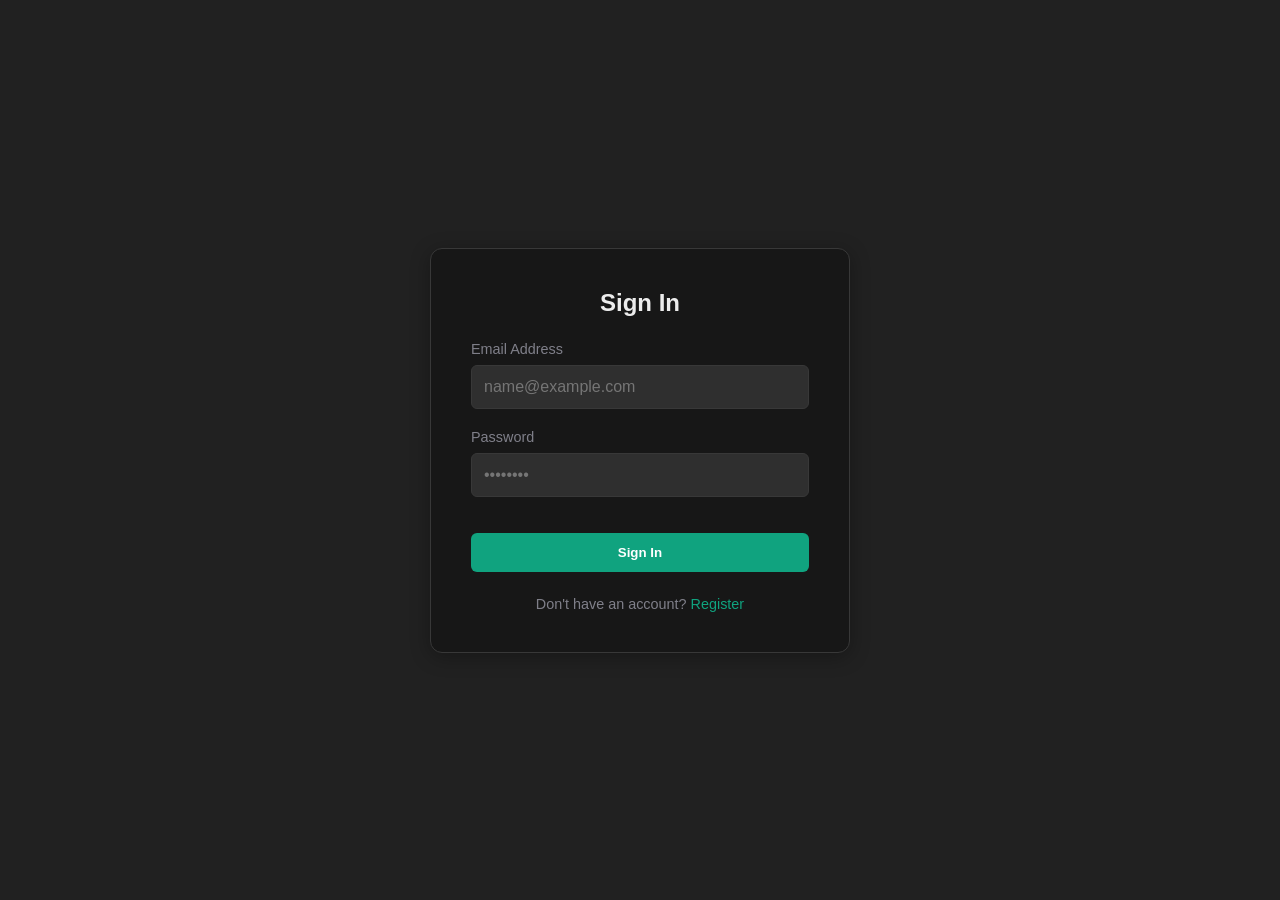
<file: frontend/login.html>
<!DOCTYPE html>
<html lang="en" data-theme="dark">
<head>
    <meta charset="UTF-8">
    <meta name="viewport" content="width=device-width, initial-scale=1.0">
    <title>Login - Legal AI Assistant</title>
    <link rel="stylesheet" href="./css/themes.css">
    <link rel="stylesheet" href="./css/main.css">
    <style>
        .auth-container {
            display: flex;
            justify-content: center;
            align-items: center;
            height: 100vh;
            width: 100vw;
            background-color: var(--bg-main);
        }
        .auth-card {
            background-color: var(--bg-sidebar);
            border: 1px solid var(--border-color);
            padding: 2.5rem;
            border-radius: 12px;
            width: 100%;
            max-width: 420px;
            box-shadow: 0 4px 20px rgba(0,0,0,0.3);
        }
        .auth-card h2 {
            margin-bottom: 1.5rem;
            color: var(--text-primary);
            text-align: center;
            font-size: 1.5rem;
        }
        .form-group {
            margin-bottom: 1.25rem;
            display: flex;
            flex-direction: column;
        }
        .form-group label {
            margin-bottom: 0.5rem;
            font-size: 0.9rem;
            color: var(--text-secondary);
        }
        .form-group input {
            background-color: var(--bg-input);
            border: 1px solid var(--border-color);
            padding: 0.75rem;
            border-radius: 6px;
            color: var(--text-primary);
            font-size: 1rem;
            outline: none;
        }
        .form-group input:focus {
            border-color: var(--accent-color);
        }
        .error-msg {
            color: #ef4444;
            font-size: 0.85rem;
            margin-top: 0.5rem;
            display: none;
        }
        .success-msg {
            color: #10a37f;
            font-size: 0.85rem;
            margin-top: 0.5rem;
            display: none;
        }
        .auth-footer {
            margin-top: 1.5rem;
            text-align: center;
            font-size: 0.9rem;
            color: var(--text-secondary);
        }
        .auth-footer a {
            color: var(--accent-color);
            text-decoration: none;
        }
        .auth-footer a:hover {
            text-decoration: underline;
        }
    </style>
</head>
<body>
    <div class="auth-container">
        <div class="auth-card">
            <h2>Sign In</h2>
            <form id="login-form">
                <div class="form-group">
                    <label for="email">Email Address</label>
                    <input type="email" id="email" required placeholder="name@example.com">
                </div>
                <div class="form-group">
                    <label for="password">Password</label>
                    <input type="password" id="password" required placeholder="••••••••">
                </div>
                <div id="error-alert" class="error-msg"></div>
                <div id="success-alert" class="success-msg"></div>
                <button type="submit" class="btn-primary" style="margin-top: 1rem;">Sign In</button>
            </form>
            <div class="auth-footer">
                Don't have an account? <a href="register.html">Register</a>
            </div>
        </div>
    </div>
    <script type="module">
        import { API_BASE } from './js/config.js';

        const form = document.getElementById('login-form');
        const errorAlert = document.getElementById('error-alert');
        const successAlert = document.getElementById('success-alert');

        form.addEventListener('submit', async (e) => {
            e.preventDefault();
            errorAlert.style.display = 'none';
            successAlert.style.display = 'none';

            const email = document.getElementById('email').value.trim();
            const password = document.getElementById('password').value;

            try {
                const response = await fetch(`${API_BASE}/api/v1/auth/login`, {
                    method: 'POST',
                    headers: { 'Content-Type': 'application/json' },
                    body: JSON.stringify({ email, password })
                });

                const data = await response.json();

                if (!response.ok) {
                    throw new Error(data.detail || 'Invalid email or password.');
                }

                // The server has set HttpOnly session cookies; nothing is stored here.
                successAlert.textContent = 'Login successful! Redirecting...';
                successAlert.style.display = 'block';
                setTimeout(() => {
                    window.location.href = 'chat.html';
                }, 1000);
            } catch (err) {
                errorAlert.textContent = err.message;
                errorAlert.style.display = 'block';
            }
        });
    </script>
</body>
</html>
</file>
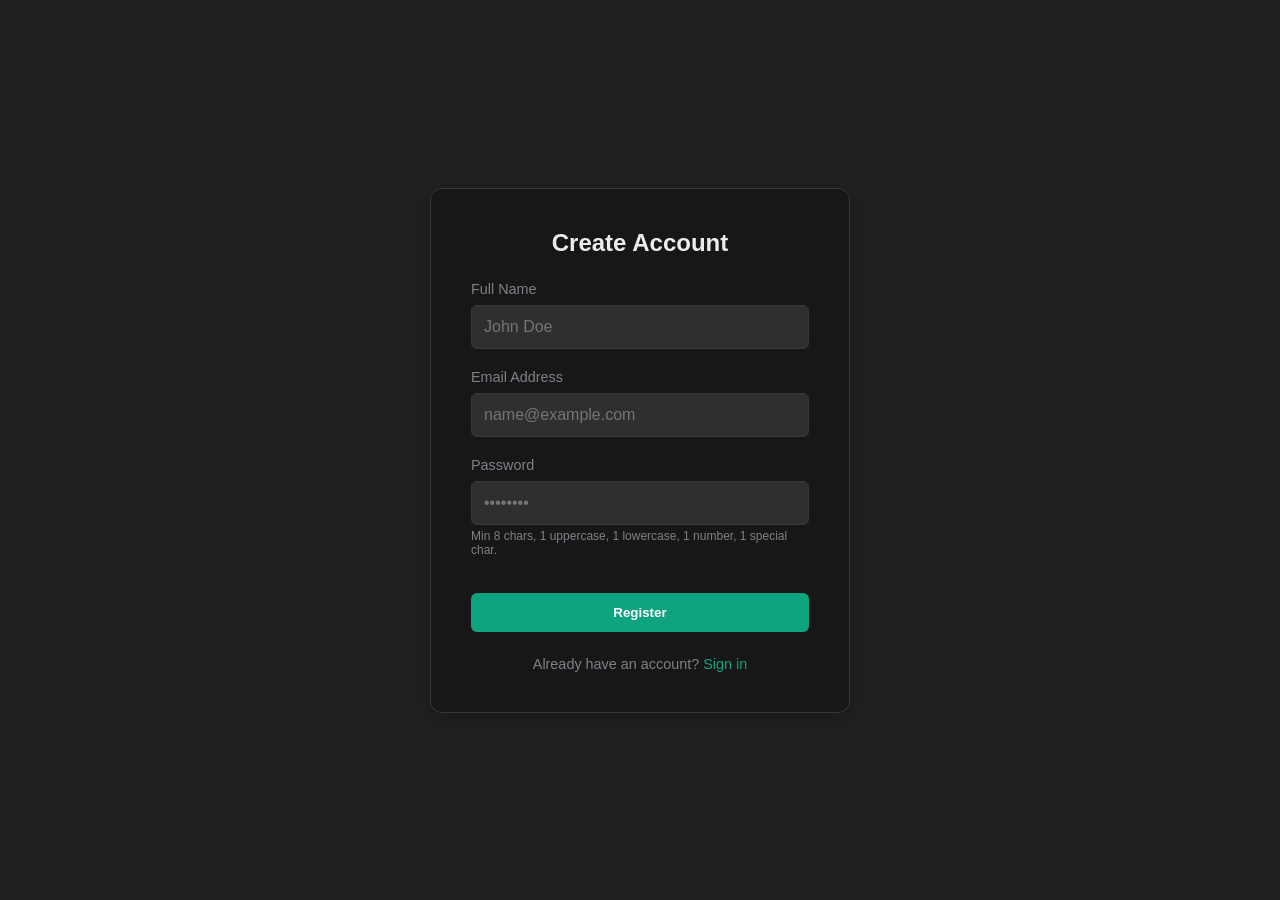
<file: frontend/register.html>
<!DOCTYPE html>
<html lang="en" data-theme="dark">
<head>
    <meta charset="UTF-8">
    <meta name="viewport" content="width=device-width, initial-scale=1.0">
    <title>Register - Legal AI Assistant</title>
    <link rel="stylesheet" href="./css/themes.css">
    <link rel="stylesheet" href="./css/main.css">
    <style>
        .auth-container {
            display: flex;
            justify-content: center;
            align-items: center;
            height: 100vh;
            width: 100vw;
            background-color: var(--bg-main);
        }
        .auth-card {
            background-color: var(--bg-sidebar);
            border: 1px solid var(--border-color);
            padding: 2.5rem;
            border-radius: 12px;
            width: 100%;
            max-width: 420px;
            box-shadow: 0 4px 20px rgba(0,0,0,0.3);
        }
        .auth-card h2 {
            margin-bottom: 1.5rem;
            color: var(--text-primary);
            text-align: center;
            font-size: 1.5rem;
        }
        .form-group {
            margin-bottom: 1.25rem;
            display: flex;
            flex-direction: column;
        }
        .form-group label {
            margin-bottom: 0.5rem;
            font-size: 0.9rem;
            color: var(--text-secondary);
        }
        .form-group input {
            background-color: var(--bg-input);
            border: 1px solid var(--border-color);
            padding: 0.75rem;
            border-radius: 6px;
            color: var(--text-primary);
            font-size: 1rem;
            outline: none;
        }
        .form-group input:focus {
            border-color: var(--accent-color);
        }
        .error-msg {
            color: #ef4444;
            font-size: 0.85rem;
            margin-top: 0.5rem;
            display: none;
        }
        .success-msg {
            color: #10a37f;
            font-size: 0.85rem;
            margin-top: 0.5rem;
            display: none;
        }
        .auth-footer {
            margin-top: 1.5rem;
            text-align: center;
            font-size: 0.9rem;
            color: var(--text-secondary);
        }
        .auth-footer a {
            color: var(--accent-color);
            text-decoration: none;
        }
        .auth-footer a:hover {
            text-decoration: underline;
        }
    </style>
</head>
<body>
    <div class="auth-container">
        <div class="auth-card">
            <h2>Create Account</h2>
            <form id="register-form">
                <div class="form-group">
                    <label for="full_name">Full Name</label>
                    <input type="text" id="full_name" required placeholder="John Doe">
                </div>
                <div class="form-group">
                    <label for="email">Email Address</label>
                    <input type="email" id="email" required placeholder="name@example.com">
                </div>
                <div class="form-group">
                    <label for="password">Password</label>
                    <input type="password" id="password" required placeholder="••••••••">
                    <small style="color: var(--text-secondary); font-size: 0.75rem; margin-top: 4px;">Min 8 chars, 1 uppercase, 1 lowercase, 1 number, 1 special char.</small>
                </div>
                <div id="error-alert" class="error-msg"></div>
                <div id="success-alert" class="success-msg"></div>
                <button type="submit" class="btn-primary" style="margin-top: 1rem;">Register</button>
            </form>
            <div class="auth-footer">
                Already have an account? <a href="login.html">Sign in</a>
            </div>
        </div>
    </div>
    <script type="module">
        import { API_BASE } from './js/config.js';

        const form = document.getElementById('register-form');
        const errorAlert = document.getElementById('error-alert');
        const successAlert = document.getElementById('success-alert');

        form.addEventListener('submit', async (e) => {
            e.preventDefault();
            errorAlert.style.display = 'none';
            successAlert.style.display = 'none';

            const full_name = document.getElementById('full_name').value.trim();
            const email = document.getElementById('email').value.trim();
            const password = document.getElementById('password').value;

            try {
                const response = await fetch(`${API_BASE}/api/v1/auth/register`, {
                    method: 'POST',
                    headers: { 'Content-Type': 'application/json' },
                    body: JSON.stringify({ full_name, email, password })
                });

                const data = await response.json();

                if (!response.ok) {
                    let message = 'Registration failed.';
                    if (Array.isArray(data.detail)) {
                        message = data.detail.map(err => err.msg).join(' | ');
                    } else if (typeof data.detail === 'string') {
                        message = data.detail;
                    }
                    throw new Error(message);
                }

                successAlert.textContent = 'Registration successful! Redirecting to login...';
                successAlert.style.display = 'block';
                setTimeout(() => {
                    window.location.href = 'login.html';
                }, 1500);
            } catch (err) {
                errorAlert.textContent = err.message;
                errorAlert.style.display = 'block';
            }
        });
    </script>
</body>
</html>
</file>
<file: frontend/css/themes.css>
:root[data-theme="dark"] {
    --bg-sidebar: #171717;
    --bg-main: #212121;
    --bg-input: #2f2f2f;
    --text-primary: #ececec;
    --text-secondary: #8e8e9ae0;
    --border-color: #383838;
    --accent-color: #10a37f;
    --accent-hover: #1a7f64;
    --message-assistant: #2f2f2f;
    --message-user: #171717;
}

:root[data-theme="light"] {
    --bg-sidebar: #f9f9f9;
    --bg-main: #ffffff;
    --bg-input: #f4f4f4;
    --text-primary: #0f0f0f;
    --text-secondary: #606060;
    --border-color: #e0e0e0;
    --accent-color: #10a37f;
    --accent-hover: #1a7f64;
    --message-assistant: #f4f4f4;
    --message-user: #ffffff;
}
</file>
<file: frontend/css/main.css>
* {
    box-sizing: border-box;
    margin: 0;
    padding: 0;
    font-family: -apple-system, BlinkMacSystemFont, "Segoe UI", Roboto, Helvetica, Arial, sans-serif;
}

body, html {
    width: 100%;
    height: 100%;
    overflow: hidden;
    background-color: var(--bg-main);
    color: var(--text-primary);
}

.app-container {
    display: flex;
    width: 100vw;
    height: 100vh;
}

.sidebar {
    width: 280px;
    background-color: var(--bg-sidebar);
    border-right: 1px solid var(--border-color);
    display: flex;
    flex-direction: column;
    justify-content: space-between;
    padding: 1rem;
    overflow-y: auto;
}

.sidebar-header h2 {
    font-size: 1.2rem;
    margin-bottom: 1rem;
}

.sidebar-section-title {
    font-size: 0.75rem;
    text-transform: uppercase;
    letter-spacing: 0.05em;
    color: var(--text-secondary);
    margin-bottom: 0.5rem;
    margin-top: 0.5rem;
}

.btn-primary {
    width: 100%;
    padding: 0.75rem;
    background-color: var(--accent-color);
    color: white;
    border: none;
    border-radius: 6px;
    cursor: pointer;
    font-weight: 600;
}

.btn-primary:hover {
    background-color: var(--accent-hover);
}

.sidebar-history {
    max-height: 180px;
    overflow-y: auto;
}

.document-list {
    max-height: 150px;
    overflow-y: auto;
    margin-top: 0.5rem;
    display: flex;
    flex-direction: column;
    gap: 4px;
}

.document-item {
    display: flex;
    justify-content: space-between;
    align-items: center;
    padding: 0.4rem 0.6rem;
    background-color: var(--bg-input);
    border-radius: 4px;
    font-size: 0.8rem;
    color: var(--text-primary);
}

.document-item span {
    white-space: nowrap;
    overflow: hidden;
    text-overflow: ellipsis;
    max-width: 160px;
}

.doc-delete-btn {
    background: transparent;
    border: none;
    color: var(--text-secondary);
    cursor: pointer;
    font-size: 0.9rem;
}

.doc-delete-btn:hover {
    color: #ef4444;
}

.history-item {
    padding: 0.6rem;
    border-radius: 6px;
    cursor: pointer;
    color: var(--text-secondary);
    font-size: 0.85rem;
    white-space: nowrap;
    overflow: hidden;
    text-overflow: ellipsis;
}

.history-item:hover, .history-item.active {
    background-color: var(--border-color);
    color: var(--text-primary);
}

.sidebar-footer {
    border-top: 1px solid var(--border-color);
    padding-top: 1rem;
    margin-top: 1rem;
}

.btn-secondary {
    width: 100%;
    padding: 0.5rem;
    background: transparent;
    color: var(--text-primary);
    border: 1px solid var(--border-color);
    border-radius: 6px;
    cursor: pointer;
    font-size: 0.85rem;
}

.btn-secondary:hover {
    background-color: var(--border-color);
}

.main-content {
    flex: 1;
    display: flex;
    flex-direction: column;
    height: 100vh;
    background-color: var(--bg-main);
}

.top-nav {
    height: 60px;
    border-bottom: 1px solid var(--border-color);
    display: flex;
    align-items: center;
    justify-content: space-between;
    padding: 0 2rem;
}

.top-nav h1 {
    font-size: 1rem;
    font-weight: 500;
}

.btn-icon {
    background: transparent;
    border: none;
    font-size: 1.2rem;
    cursor: pointer;
}

.chat-window {
    flex: 1;
    overflow-y: auto;
    padding: 2rem;
    display: flex;
    flex-direction: column;
    gap: 1.5rem;
}

.message {
    max-width: 800px;
    margin: 0 auto;
    width: 100%;
    padding: 1rem;
    border-radius: 8px;
    display: flex;
    flex-direction: column;
    gap: 0.5rem;
}

.assistant-message {
    background-color: var(--message-assistant);
}

.source-chip {
    display: inline-block;
    margin: 0 0.15em;
    padding: 0.1em 0.5em;
    border-radius: 999px;
    background: #e8f0fe;
    color: #1a56db;
    font-size: 0.8em;
    font-weight: 600;
    white-space: nowrap;
}

.user-message {
    background-color: var(--bg-input);
}

.message-header {
    display: flex;
    justify-content: flex-end;
    gap: 8px;
}

.tts-speak-btn {
    background: transparent;
    border: none;
    cursor: pointer;
    font-size: 0.9rem;
    opacity: 0.7;
}

.tts-speak-btn:hover {
    opacity: 1;
}

.input-container {
    padding: 1.5rem 2rem;
    background-color: var(--bg-main);
    border-top: 1px solid var(--border-color);
    display: flex;
    flex-direction: column;
    align-items: center;
}

.legal-disclaimer {
    margin: 0;
    padding: 0.4rem 1rem 0.75rem;
    text-align: center;
    font-size: 0.75rem;
    color: var(--text-secondary);
}

.image-preview-container {
    max-width: 800px;
    width: 100%;
    display: flex;
    align-items: center;
    gap: 10px;
    margin-bottom: 0.5rem;
    padding: 0.5rem;
    background-color: var(--bg-input);
    border-radius: 8px;
}

.image-preview-container img {
    height: 50px;
    border-radius: 4px;
    object-fit: cover;
}

.input-wrapper {
    max-width: 800px;
    width: 100%;
    display: flex;
    background-color: var(--bg-input);
    border: 1px solid var(--border-color);
    border-radius: 12px;
    padding: 0.75rem 1rem;
    align-items: flex-end;
}

textarea {
    flex: 1;
    background: transparent;
    border: none;
    color: var(--text-primary);
    resize: none;
    outline: none;
    max-height: 200px;
    font-size: 1rem;
}

.btn-send {
    background-color: var(--accent-color);
    color: white;
    border: none;
    padding: 0.5rem 1rem;
    border-radius: 6px;
    cursor: pointer;
    font-weight: 600;
}

.status-indicator {
    margin-top: 0.5rem;
    font-size: 0.8rem;
    color: var(--text-secondary);
}

@media (max-width: 768px) {
    .sidebar {
        display: none;
    }
}

.message-content h1,
.message-content h2,
.message-content h3 {
    margin: 1.1rem 0 0.5rem 0;
    font-weight: 700;
    line-height: 1.3;
}

.message-content h1:first-child,
.message-content h2:first-child,
.message-content h3:first-child {
    margin-top: 0;
}

.message-content h2 {
    font-size: 1.15rem;
}

.message-content h3 {
    font-size: 1.05rem;
}

.message-content p {
    margin: 0 0 0.75rem 0;
    line-height: 1.6;
}

.message-content p:last-child {
    margin-bottom: 0;
}

.message-content ul,
.message-content ol {
    margin: 0.25rem 0 0.9rem 0;
    padding-left: 1.4rem;
    line-height: 1.6;
}

.message-content li {
    margin-bottom: 0.4rem;
}

.message-content strong {
    font-weight: 700;
}
</file>
